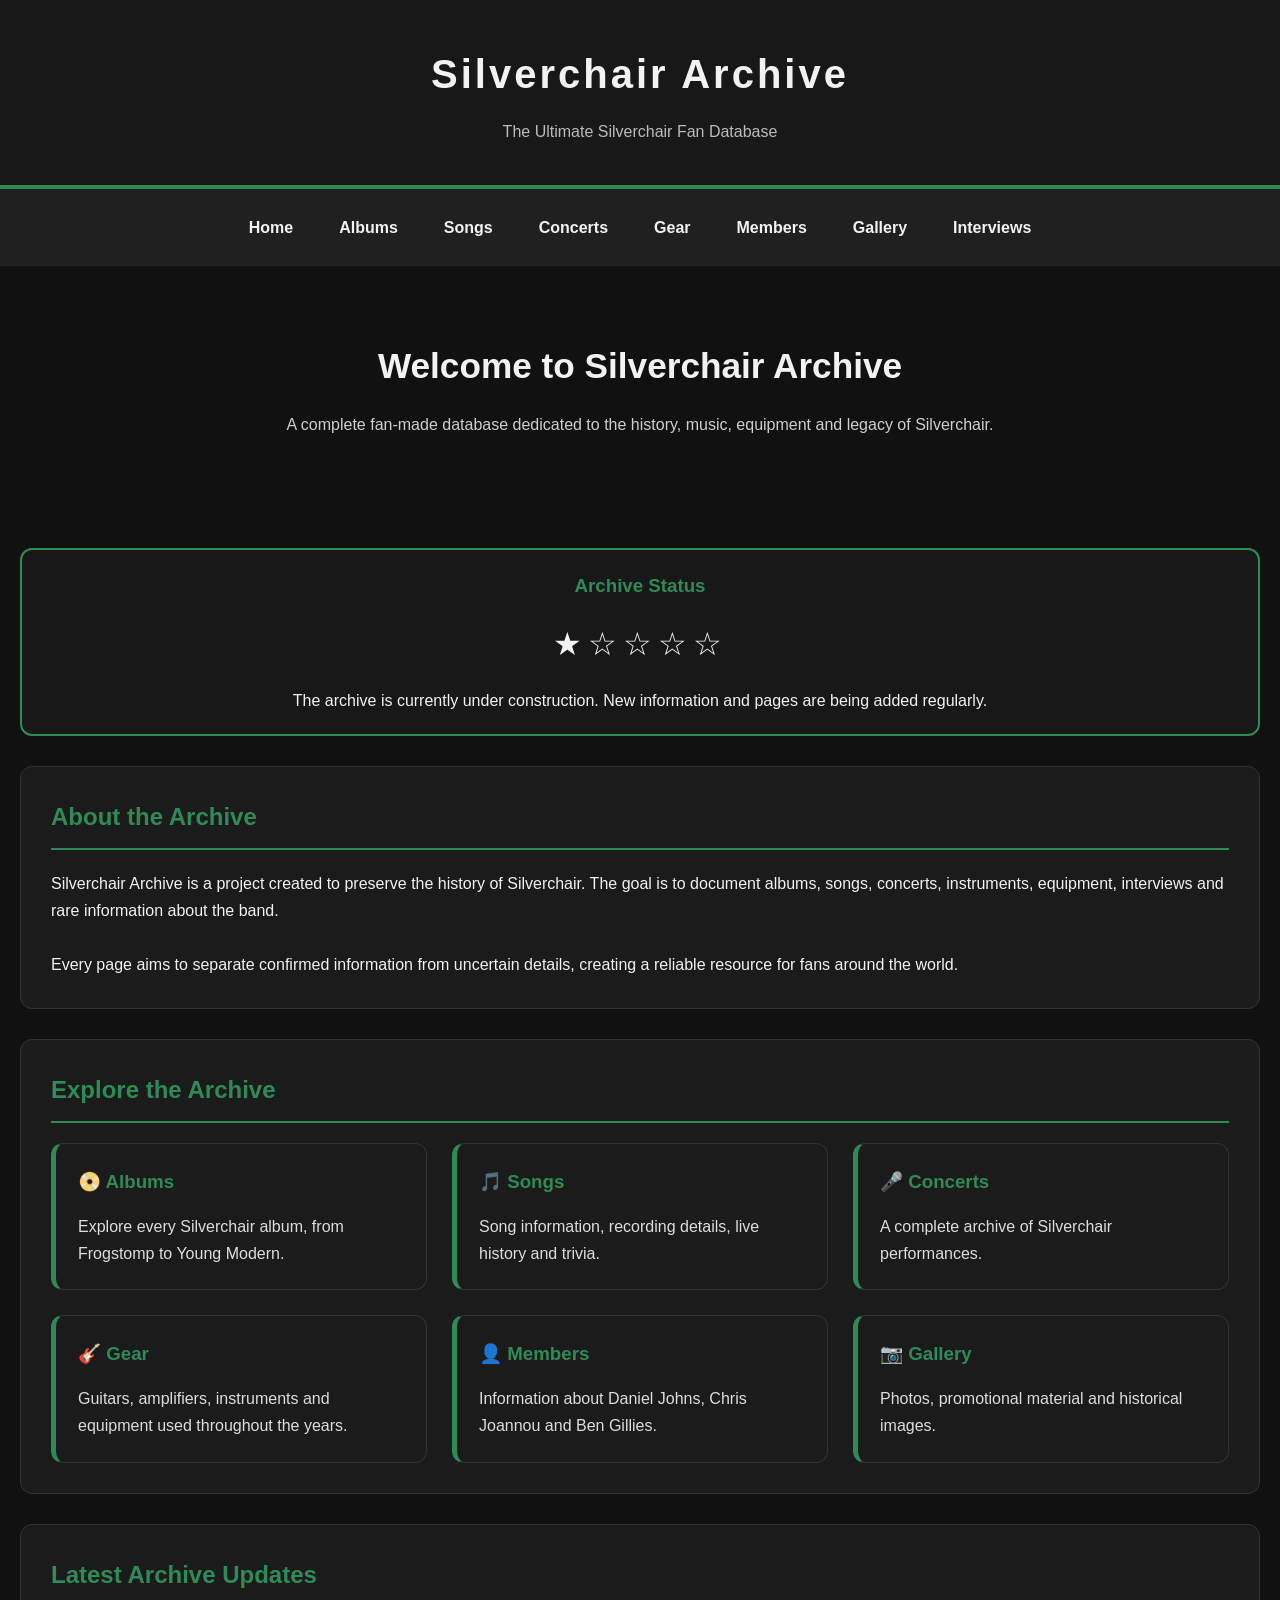
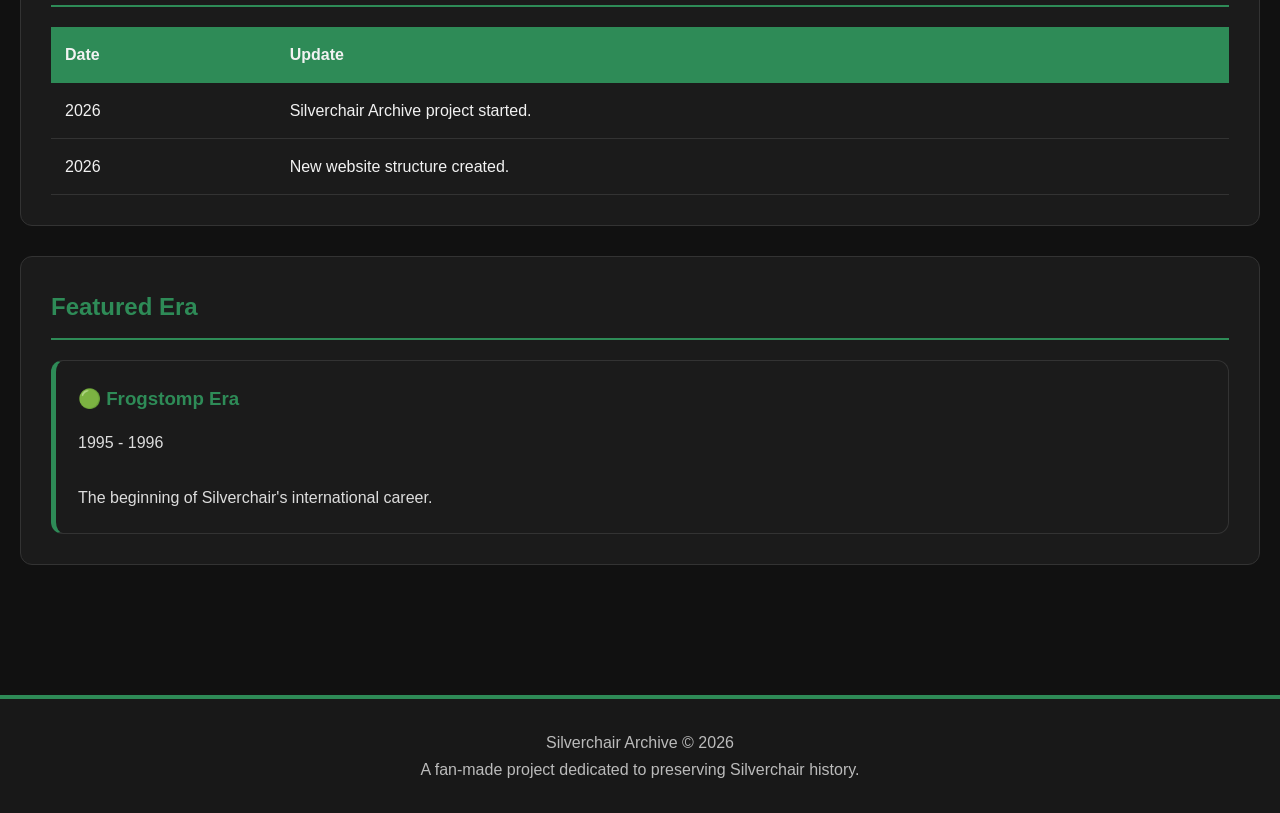
<file: index.html>
<!DOCTYPE html>
<html lang="en">

<head>

<meta charset="UTF-8">
<meta name="viewport" content="width=device-width, initial-scale=1.0">

<title>Silverchair Archive</title>

<link rel="stylesheet" href="css/style.css">

</head>


<body>


<header>

<h1>Silverchair Archive</h1>

<p>
The Ultimate Silverchair Fan Database
</p>

</header>



<nav>

<a href="index.html">Home</a>

<a href="pages/albums/index.html">Albums</a>

<a href="pages/songs/index.html">Songs</a>

<a href="pages/concerts/index.html">Concerts</a>

<a href="pages/gear/index.html">Gear</a>

<a href="pages/members/index.html">Members</a>

<a href="pages/gallery/index.html">Gallery</a>

<a href="pages/interviews/index.html">Interviews</a>

</nav>



<main>


<section class="archive-banner">

<h2>
Welcome to Silverchair Archive
</h2>

<p>

A complete fan-made database dedicated to the history, music, equipment and legacy of Silverchair.

</p>

</section>



<div class="archive-container">



<section class="archive-quality">

<h3>
Archive Status
</h3>

<div class="archive-stars">

★☆☆☆☆

</div>

<p>

The archive is currently under construction.

New information and pages are being added regularly.

</p>

</section>





<section class="archive-section">

<h2>
About the Archive
</h2>


<p>

Silverchair Archive is a project created to preserve the history of Silverchair.

The goal is to document albums, songs, concerts, instruments, equipment, interviews and rare information about the band.

</p>

<br>


<p>

Every page aims to separate confirmed information from uncertain details, creating a reliable resource for fans around the world.

</p>


</section>





<section class="archive-section">


<h2>
Explore the Archive
</h2>



<div class="archive-grid">



<a href="pages/albums/index.html">

<div class="archive-card">

<h3>
📀 Albums
</h3>

<p>

Explore every Silverchair album, from Frogstomp to Young Modern.

</p>

</div>

</a>





<a href="pages/songs/index.html">

<div class="archive-card">

<h3>
🎵 Songs
</h3>

<p>

Song information, recording details, live history and trivia.

</p>

</div>

</a>





<a href="pages/concerts/index.html">

<div class="archive-card">

<h3>
🎤 Concerts
</h3>

<p>

A complete archive of Silverchair performances.

</p>

</div>

</a>





<a href="pages/gear/index.html">

<div class="archive-card">

<h3>
🎸 Gear
</h3>

<p>

Guitars, amplifiers, instruments and equipment used throughout the years.

</p>

</div>

</a>





<a href="pages/members/index.html">

<div class="archive-card">

<h3>
👤 Members
</h3>

<p>

Information about Daniel Johns, Chris Joannou and Ben Gillies.

</p>

</div>

</a>





<a href="pages/gallery/index.html">

<div class="archive-card">

<h3>
📷 Gallery
</h3>

<p>

Photos, promotional material and historical images.

</p>

</div>

</a>



</div>


</section>







<section class="archive-section">


<h2>
Latest Archive Updates
</h2>


<table class="archive-table">


<tr>

<th>
Date
</th>

<th>
Update
</th>

</tr>


<tr>

<td>
2026
</td>

<td>
Silverchair Archive project started.
</td>

</tr>


<tr>

<td>
2026
</td>

<td>
New website structure created.
</td>

</tr>


</table>



</section>







<section class="archive-section">


<h2>
Featured Era
</h2>



<div class="archive-card">


<h3>
🟢 Frogstomp Era
</h3>


<p>

1995 - 1996

<br><br>

The beginning of Silverchair's international career.

</p>


</div>



</section>





</div>


</main>





<footer>

<p>

Silverchair Archive © 2026

</p>

<p>

A fan-made project dedicated to preserving Silverchair history.

</p>

</footer>



</body>

</html>
</file>
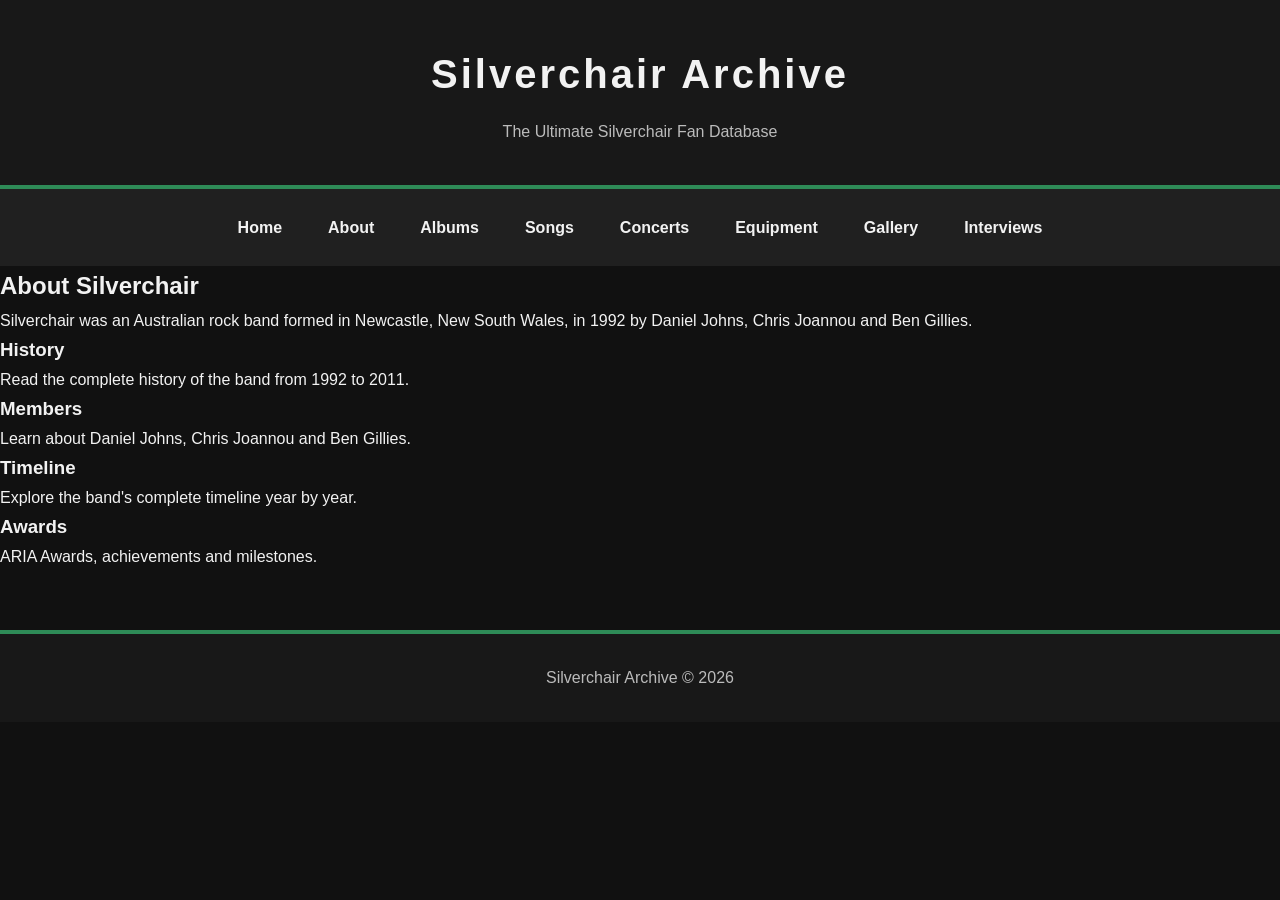
<file: pages/about/index.html>
<!DOCTYPE html>
<html lang="en">

<head>

<meta charset="UTF-8">
<meta name="viewport" content="width=device-width, initial-scale=1.0">

<title>About | Silverchair Archive</title>

<link rel="stylesheet" href="../../css/style.css">

</head>

<body>

<header>

<h1>Silverchair Archive</h1>

<p>The Ultimate Silverchair Fan Database</p>

</header>

<nav>

<a href="../../index.html">Home</a>
<a href="index.html">About</a>
<a href="../albums/index.html">Albums</a>
<a href="../songs/index.html">Songs</a>
<a href="../concerts/index.html">Concerts</a>
<a href="../equipment/index.html">Equipment</a>
<a href="../gallery/index.html">Gallery</a>
<a href="../interviews/index.html">Interviews</a>

</nav>

<section class="hero">

<h2>About Silverchair</h2>

<p>
Silverchair was an Australian rock band formed in Newcastle, New South Wales,
in 1992 by Daniel Johns, Chris Joannou and Ben Gillies.
</p>

</section>

<section class="cards">

<div class="card">

<h3>History</h3>

<p>
Read the complete history of the band from 1992 to 2011.
</p>

</div>

<div class="card">

<h3>Members</h3>

<p>
Learn about Daniel Johns, Chris Joannou and Ben Gillies.
</p>

</div>

<div class="card">

<h3>Timeline</h3>

<p>
Explore the band's complete timeline year by year.
</p>

</div>

<div class="card">

<h3>Awards</h3>

<p>
ARIA Awards, achievements and milestones.
</p>

</div>

</section>

<footer>

<p>Silverchair Archive © 2026</p>

</footer>

<script src="../../js/script.js"></script>

</body>

</html>
</file>
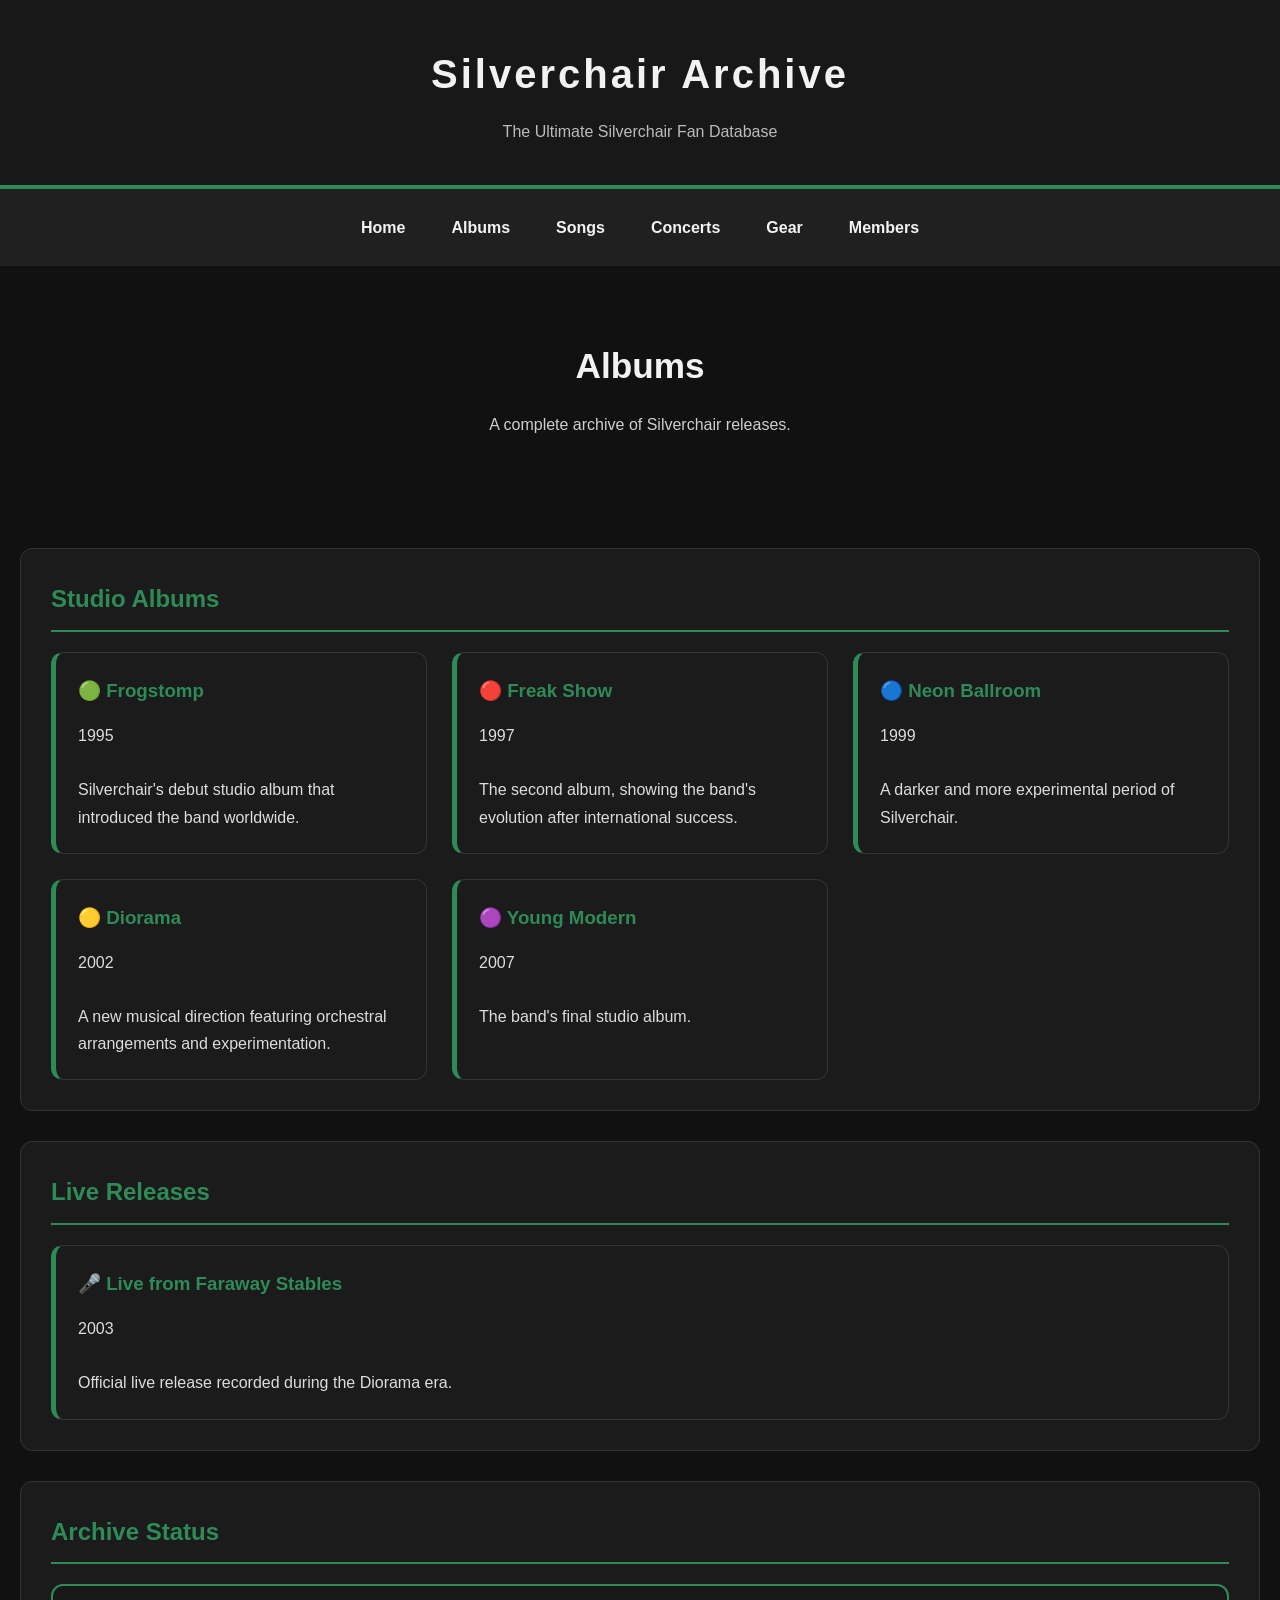
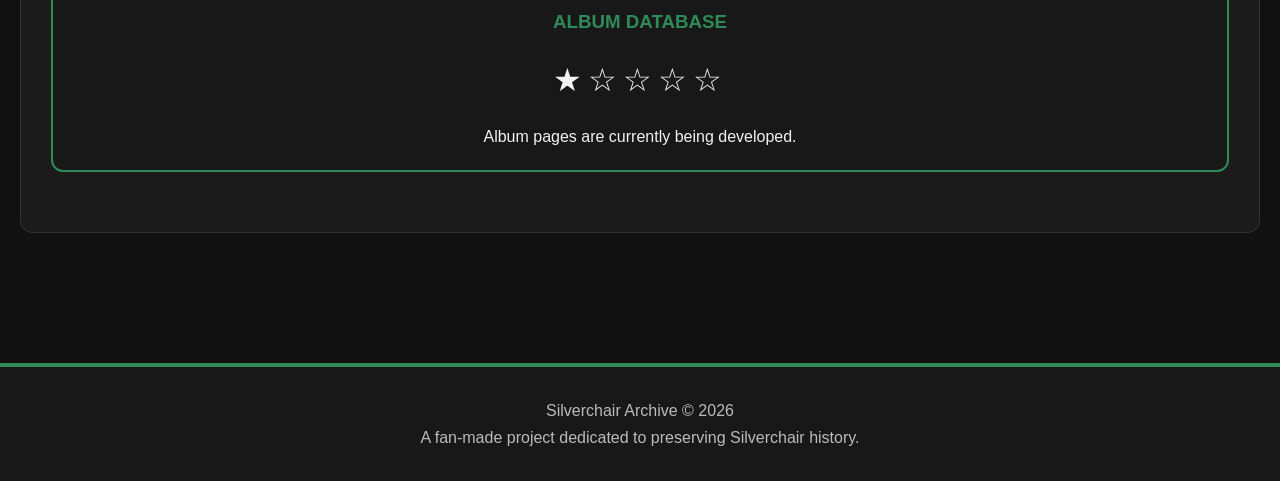
<file: pages/albums/index.html>
<!DOCTYPE html>
<html lang="en">

<head>

<meta charset="UTF-8">
<meta name="viewport" content="width=device-width, initial-scale=1.0">

<title>Albums | Silverchair Archive</title>

<link rel="stylesheet" href="../../css/style.css">

</head>


<body>


<header>

<h1>Silverchair Archive</h1>

<p>
The Ultimate Silverchair Fan Database
</p>

</header>



<nav>

<a href="../../index.html">Home</a>

<a href="index.html">Albums</a>

<a href="../songs/index.html">Songs</a>

<a href="../concerts/index.html">Concerts</a>

<a href="../gear/index.html">Gear</a>

<a href="../members/index.html">Members</a>

</nav>





<main>


<section class="archive-banner">

<h2>
Albums
</h2>

<p>
A complete archive of Silverchair releases.
</p>

</section>





<div class="archive-container">





<section class="archive-section">


<h2>
Studio Albums
</h2>



<div class="archive-grid">





<div class="archive-card">


<h3>
🟢 Frogstomp
</h3>


<p>

1995

<br><br>

Silverchair's debut studio album that introduced the band worldwide.

</p>


</div>







<div class="archive-card">


<h3>
🔴 Freak Show
</h3>


<p>

1997

<br><br>

The second album, showing the band's evolution after international success.

</p>


</div>







<div class="archive-card">


<h3>
🔵 Neon Ballroom
</h3>


<p>

1999

<br><br>

A darker and more experimental period of Silverchair.

</p>


</div>







<div class="archive-card">


<h3>
🟡 Diorama
</h3>


<p>

2002

<br><br>

A new musical direction featuring orchestral arrangements and experimentation.

</p>


</div>







<div class="archive-card">


<h3>
🟣 Young Modern
</h3>


<p>

2007

<br><br>

The band's final studio album.

</p>


</div>





</div>


</section>









<section class="archive-section">


<h2>
Live Releases
</h2>



<div class="archive-grid">





<div class="archive-card">


<h3>
🎤 Live from Faraway Stables
</h3>


<p>

2003

<br><br>

Official live release recorded during the Diorama era.

</p>


</div>





</div>



</section>









<section class="archive-section">


<h2>
Archive Status
</h2>



<div class="archive-quality">


<h3>
ALBUM DATABASE
</h3>


<div class="archive-stars">

★☆☆☆☆

</div>


<p>

Album pages are currently being developed.

</p>


</div>


</section>





</div>


</main>







<footer>

<p>
Silverchair Archive © 2026
</p>


<p>
A fan-made project dedicated to preserving Silverchair history.
</p>

</footer>




</body>

</html>
</file>
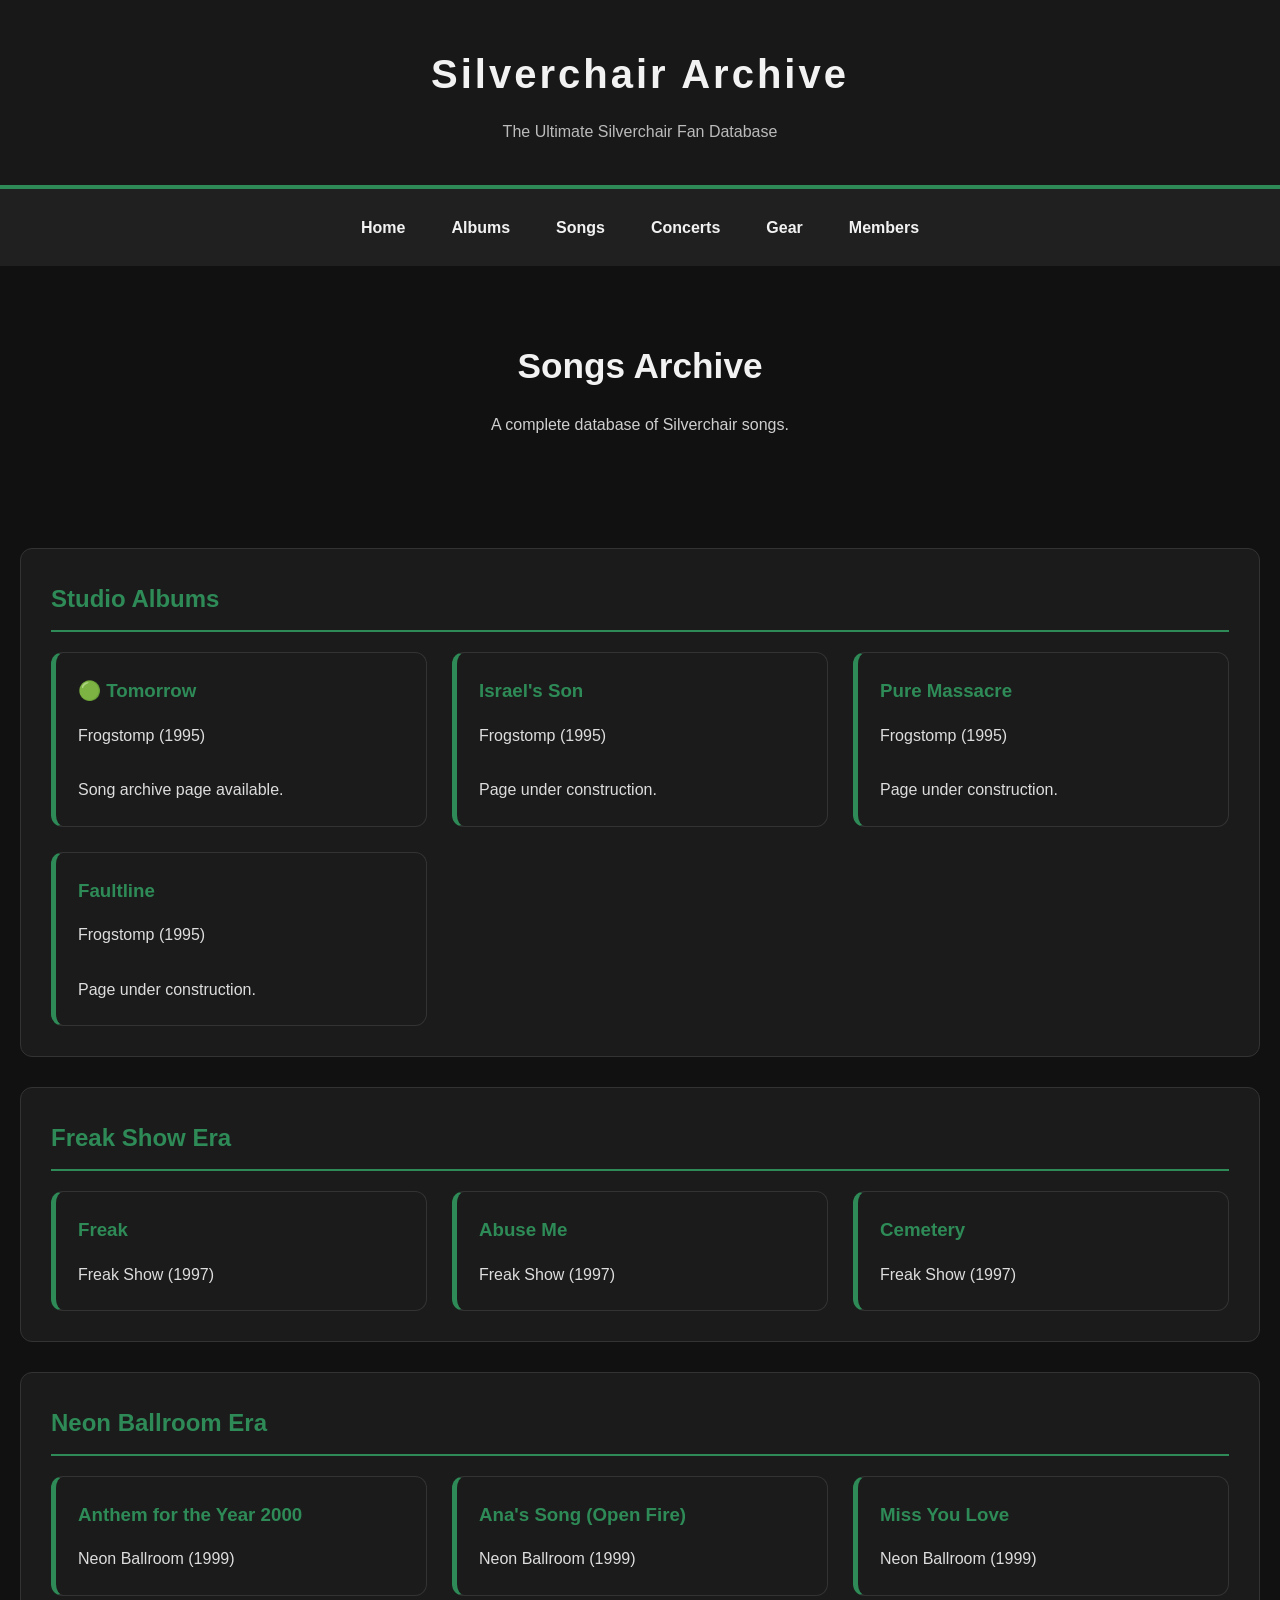
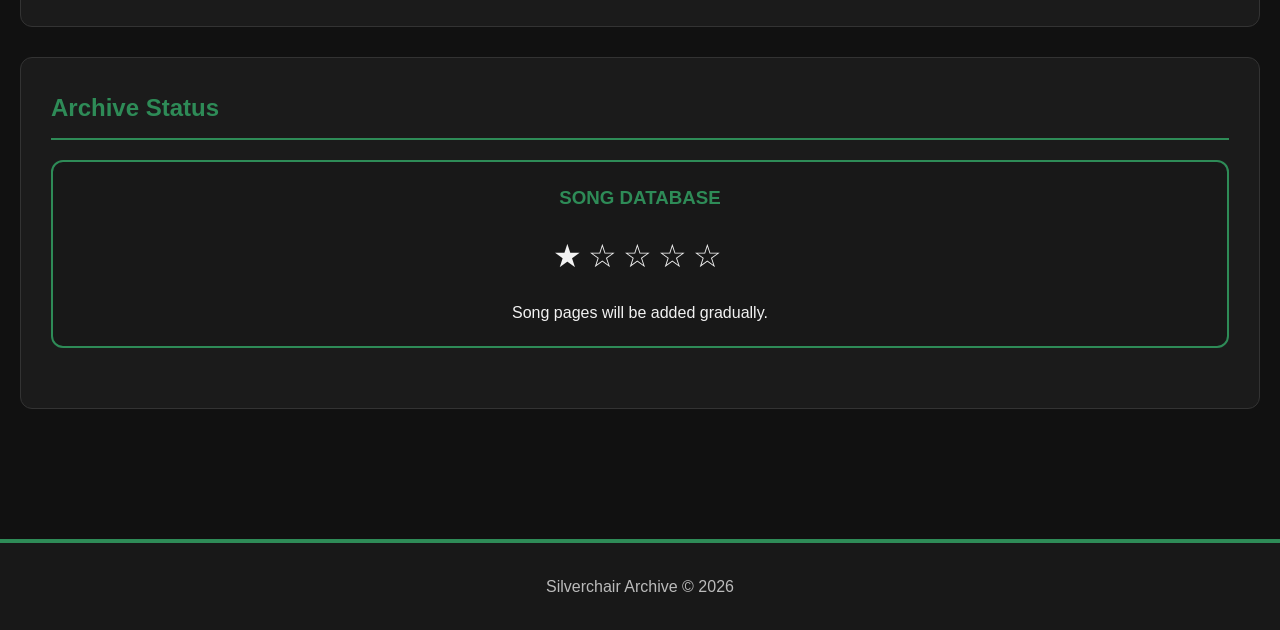
<file: pages/songs/index.html>
<!DOCTYPE html>
<html lang="en">

<head>

<meta charset="UTF-8">
<meta name="viewport" content="width=device-width, initial-scale=1.0">

<title>Songs | Silverchair Archive</title>

<link rel="stylesheet" href="../../css/style.css">

</head>


<body>


<header>

<h1>Silverchair Archive</h1>

<p>
The Ultimate Silverchair Fan Database
</p>

</header>





<nav>

<a href="../../index.html">Home</a>

<a href="../albums/index.html">Albums</a>

<a href="index.html">Songs</a>

<a href="../concerts/index.html">Concerts</a>

<a href="../gear/index.html">Gear</a>

<a href="../members/index.html">Members</a>

</nav>






<main>


<section class="archive-banner">

<h2>
Songs Archive
</h2>

<p>
A complete database of Silverchair songs.
</p>

</section>






<div class="archive-container">






<section class="archive-section">


<h2>
Studio Albums
</h2>




<div class="archive-grid">





<a href="tomorrow.html">

<div class="archive-card">


<h3>
🟢 Tomorrow
</h3>


<p>

Frogstomp (1995)

<br><br>

Song archive page available.

</p>


</div>

</a>






<div class="archive-card">


<h3>
Israel's Son
</h3>


<p>

Frogstomp (1995)

<br><br>

Page under construction.

</p>


</div>







<div class="archive-card">


<h3>
Pure Massacre
</h3>


<p>

Frogstomp (1995)

<br><br>

Page under construction.

</p>


</div>








<div class="archive-card">


<h3>
Faultline
</h3>


<p>

Frogstomp (1995)

<br><br>

Page under construction.

</p>


</div>







</div>


</section>









<section class="archive-section">


<h2>
Freak Show Era
</h2>




<div class="archive-grid">





<div class="archive-card">


<h3>
Freak
</h3>


<p>

Freak Show (1997)

</p>


</div>






<div class="archive-card">


<h3>
Abuse Me
</h3>


<p>

Freak Show (1997)

</p>


</div>






<div class="archive-card">


<h3>
Cemetery
</h3>


<p>

Freak Show (1997)

</p>


</div>




</div>


</section>









<section class="archive-section">


<h2>
Neon Ballroom Era
</h2>




<div class="archive-grid">





<div class="archive-card">


<h3>
Anthem for the Year 2000
</h3>


<p>

Neon Ballroom (1999)

</p>


</div>







<div class="archive-card">


<h3>
Ana's Song (Open Fire)
</h3>


<p>

Neon Ballroom (1999)

</p>


</div>





<div class="archive-card">


<h3>
Miss You Love
</h3>


<p>

Neon Ballroom (1999)

</p>


</div>




</div>


</section>









<section class="archive-section">


<h2>
Archive Status
</h2>



<div class="archive-quality">


<h3>
SONG DATABASE
</h3>


<div class="archive-stars">

★☆☆☆☆

</div>


<p>

Song pages will be added gradually.

</p>


</div>


</section>







</div>


</main>







<footer>

<p>
Silverchair Archive © 2026
</p>

</footer>




</body>

</html>
</file>
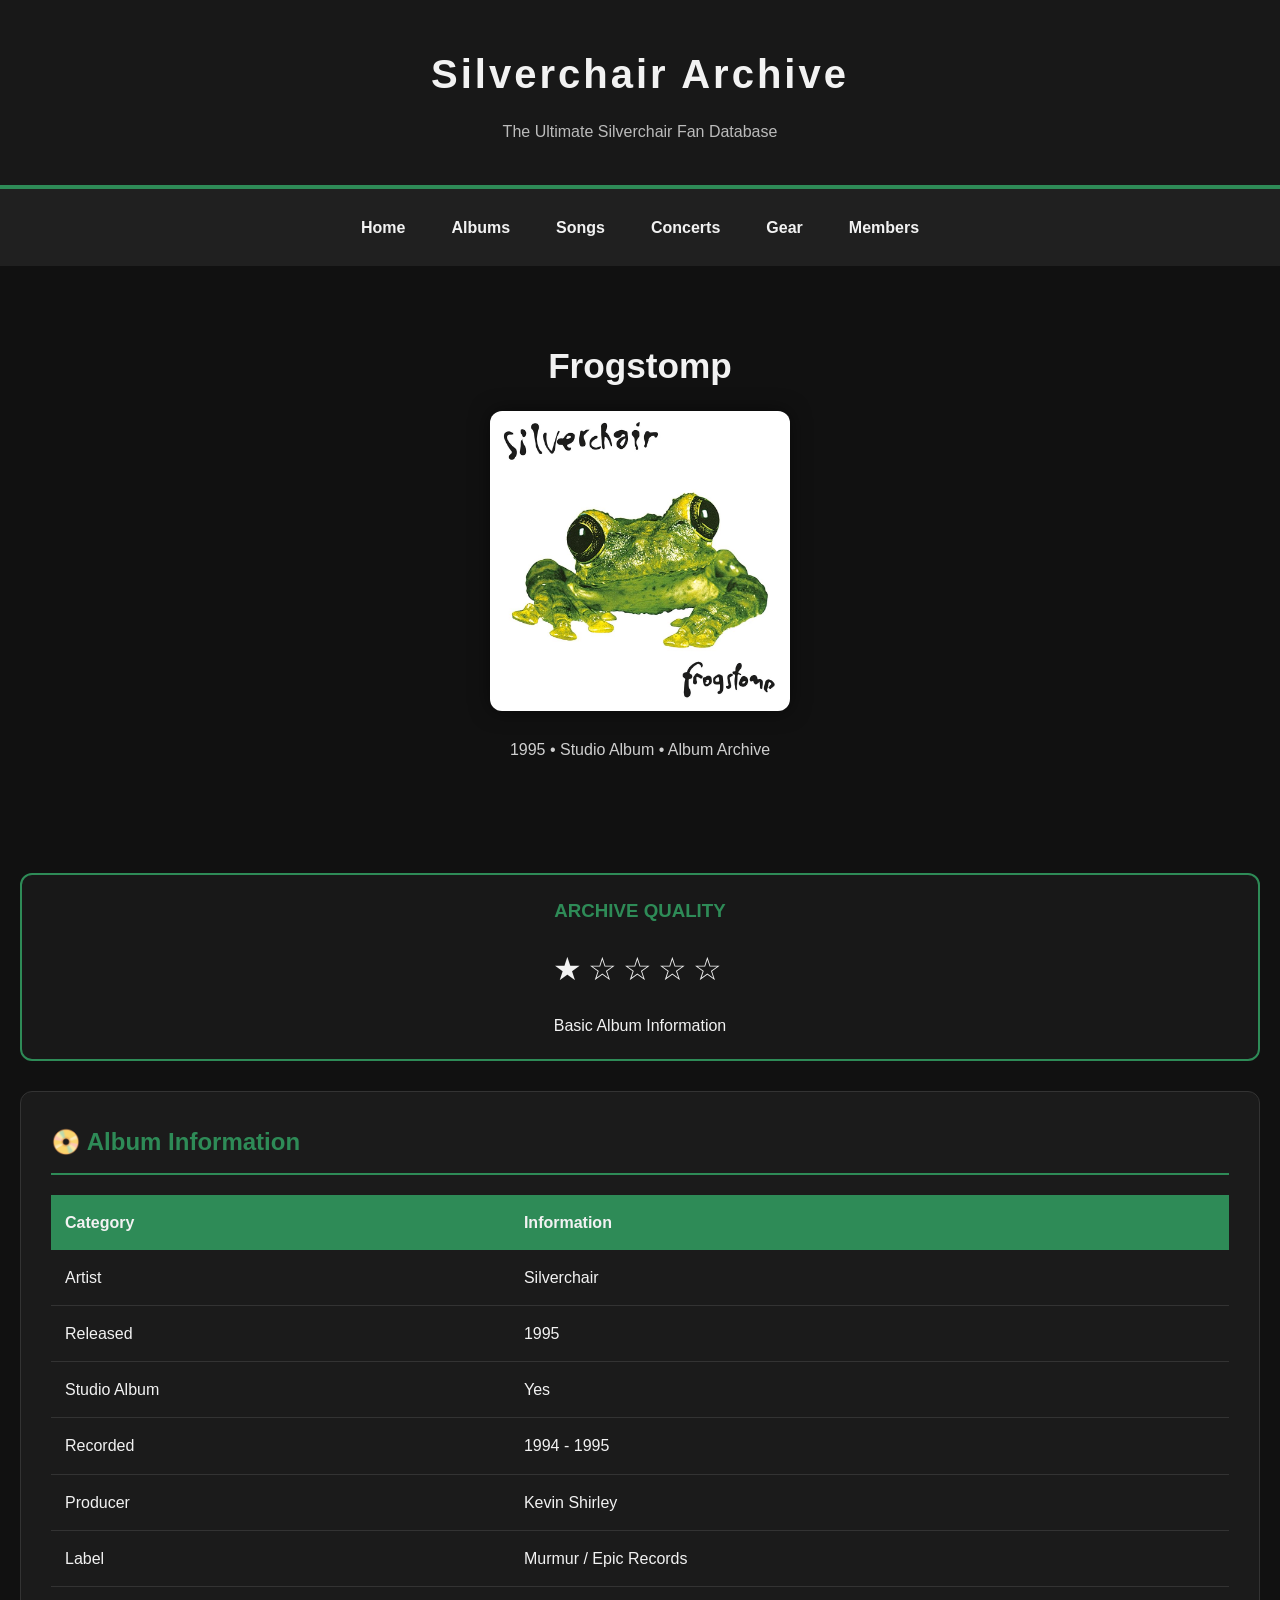
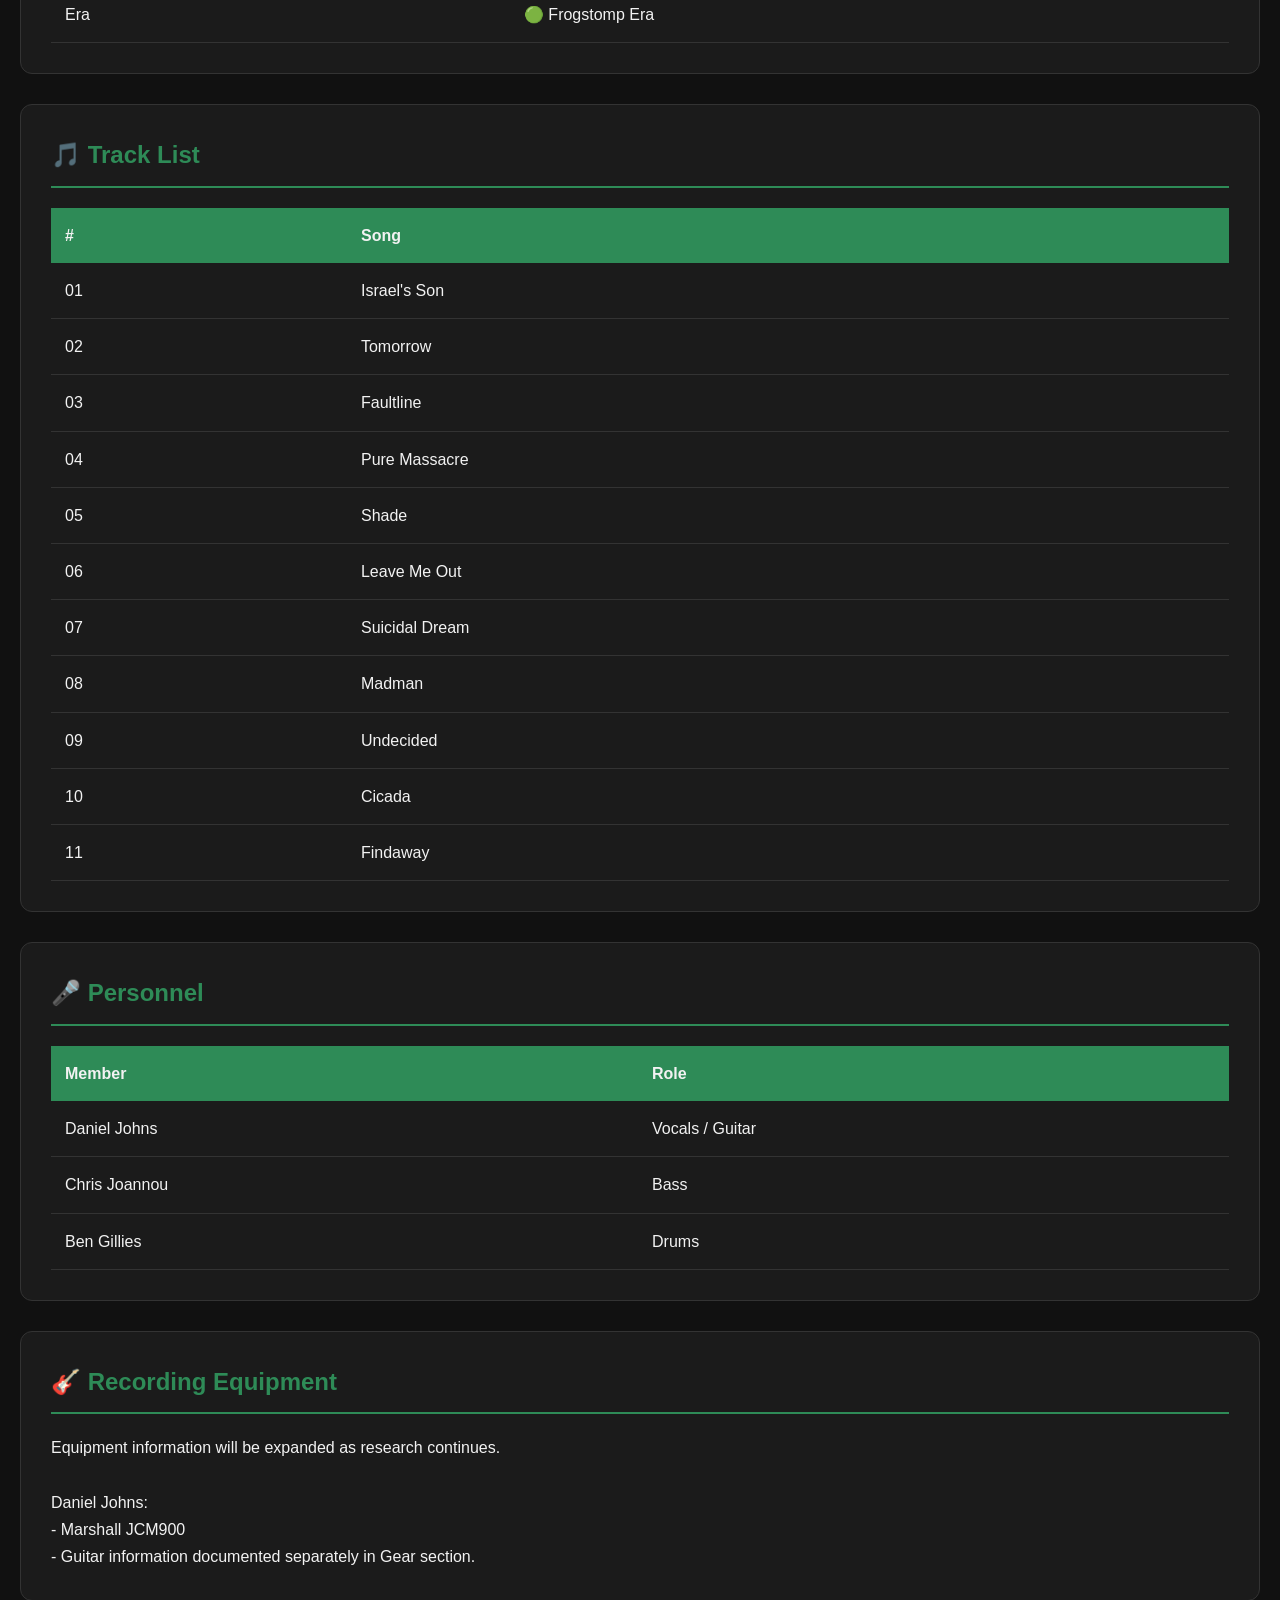
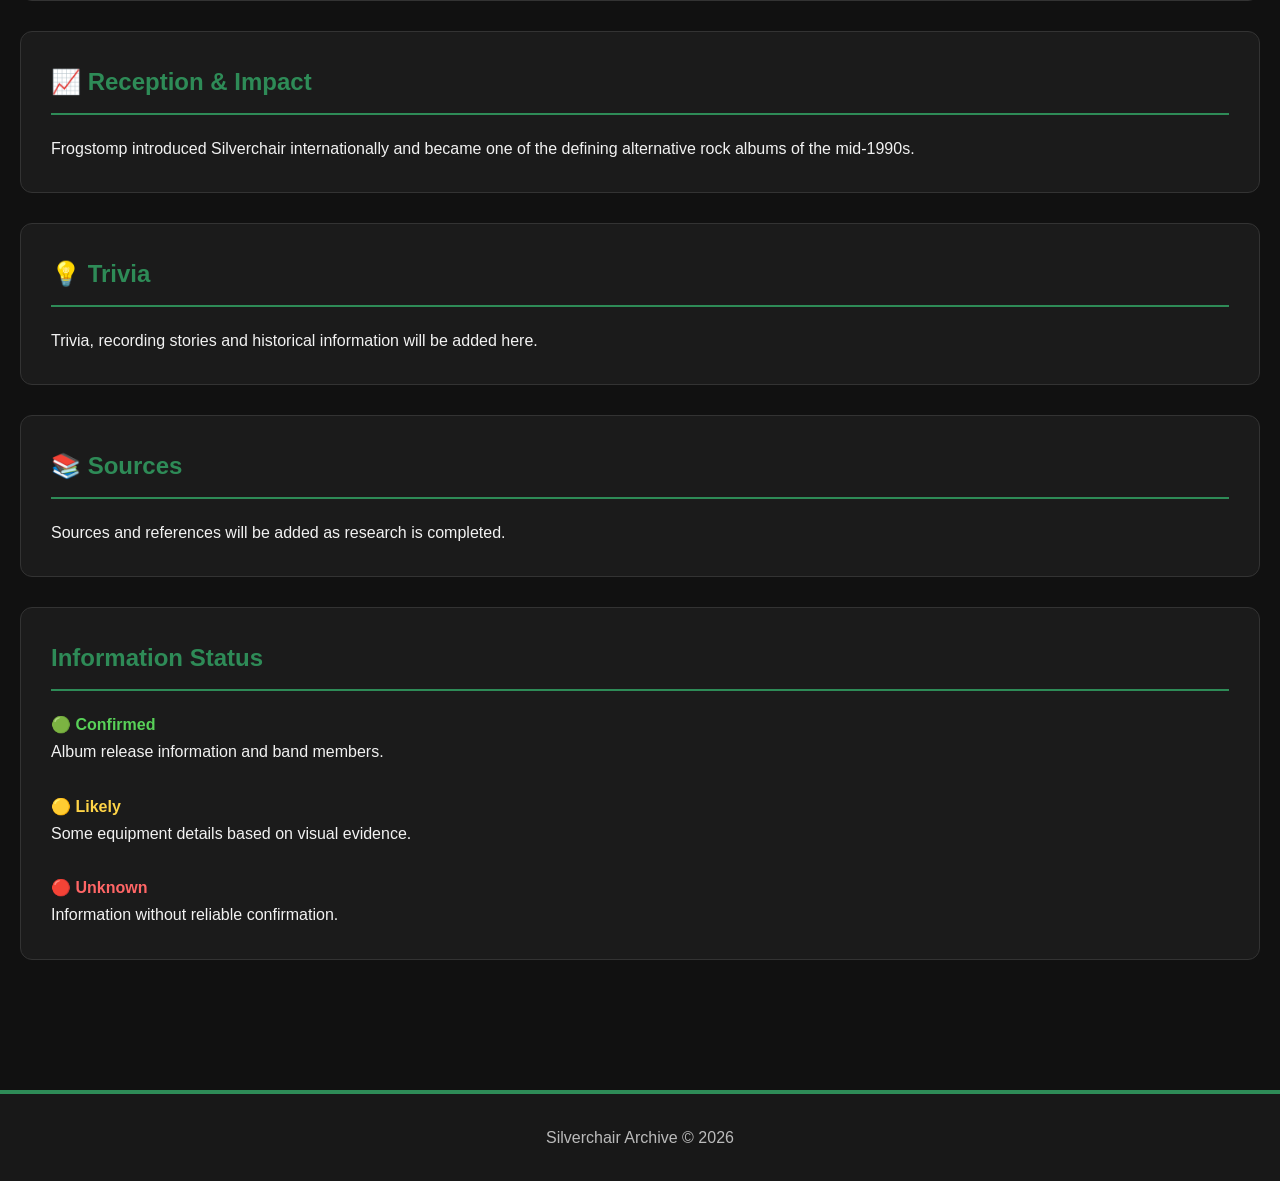
<file: pages/albums/frogstomp.html>
<!DOCTYPE html>
<html lang="en">

<head>

<meta charset="UTF-8">
<meta name="viewport" content="width=device-width, initial-scale=1.0">

<title>Frogstomp | Silverchair Archive</title>

<link rel="stylesheet" href="../../css/style.css">

</head>


<body>


<header>

<h1>Silverchair Archive</h1>

<p>
The Ultimate Silverchair Fan Database
</p>

</header>




<nav>

<a href="../../index.html">Home</a>

<a href="index.html">Albums</a>

<a href="../songs/index.html">Songs</a>

<a href="../concerts/index.html">Concerts</a>

<a href="../gear/index.html">Gear</a>

<a href="../members/index.html">Members</a>

</nav>






<main>



<section class="archive-banner">


<h2>
Frogstomp
</h2>
 
<img 
src="../../images/albums/frogstomp.jpg"
alt="Frogstomp album cover"
class="album-cover">

<p>
1995 • Studio Album • Album Archive
</p>


</section>





<div class="archive-container">





<section class="archive-quality">


<h3>
ARCHIVE QUALITY
</h3>


<div class="archive-stars">

★☆☆☆☆

</div>


<p>
Basic Album Information
</p>


</section>









<section class="archive-section">


<h2>
📀 Album Information
</h2>



<table class="archive-table">


<tr>

<th>
Category
</th>

<th>
Information
</th>

</tr>



<tr>

<td>
Artist
</td>

<td>
Silverchair
</td>

</tr>



<tr>

<td>
Released
</td>

<td>
1995
</td>

</tr>



<tr>

<td>
Studio Album
</td>

<td>
Yes
</td>

</tr>



<tr>

<td>
Recorded
</td>

<td>
1994 - 1995
</td>

</tr>



<tr>

<td>
Producer
</td>

<td>
Kevin Shirley
</td>

</tr>



<tr>

<td>
Label
</td>

<td>
Murmur / Epic Records
</td>

</tr>



<tr>

<td>
Era
</td>

<td>
🟢 Frogstomp Era
</td>

</tr>



</table>


</section>









<section class="archive-section">


<h2>
🎵 Track List
</h2>



<table class="archive-table">


<tr>

<th>
#
</th>

<th>
Song
</th>

</tr>



<tr>

<td>
01
</td>

<td>
Israel's Son
</td>

</tr>



<tr>

<td>
02
</td>

<td>
Tomorrow
</td>

</tr>



<tr>

<td>
03
</td>

<td>
Faultline
</td>

</tr>



<tr>

<td>
04
</td>

<td>
Pure Massacre
</td>

</tr>



<tr>

<td>
05
</td>

<td>
Shade
</td>

</tr>



<tr>

<td>
06
</td>

<td>
Leave Me Out
</td>

</tr>



<tr>

<td>
07
</td>

<td>
Suicidal Dream
</td>

</tr>



<tr>

<td>
08
</td>

<td>
Madman
</td>

</tr>



<tr>

<td>
09
</td>

<td>
Undecided
</td>

</tr>



<tr>

<td>
10
</td>

<td>
Cicada
</td>

</tr>



<tr>

<td>
11
</td>

<td>
Findaway
</td>

</tr>



</table>


</section>









<section class="archive-section">


<h2>
🎤 Personnel
</h2>



<table class="archive-table">


<tr>

<th>
Member
</th>

<th>
Role
</th>

</tr>



<tr>

<td>
Daniel Johns
</td>

<td>
Vocals / Guitar
</td>

</tr>



<tr>

<td>
Chris Joannou
</td>

<td>
Bass
</td>

</tr>



<tr>

<td>
Ben Gillies
</td>

<td>
Drums
</td>

</tr>



</table>


</section>









<section class="archive-section">


<h2>
🎸 Recording Equipment
</h2>


<p>

Equipment information will be expanded as research continues.

</p>


<br>


<p>

Daniel Johns:

<br>

- Marshall JCM900

<br>

- Guitar information documented separately in Gear section.

</p>


</section>









<section class="archive-section">


<h2>
📈 Reception & Impact
</h2>



<p>

Frogstomp introduced Silverchair internationally and became one of the defining alternative rock albums of the mid-1990s.

</p>


</section>









<section class="archive-section">


<h2>
💡 Trivia
</h2>


<p>

Trivia, recording stories and historical information will be added here.

</p>


</section>









<section class="archive-section">


<h2>
📚 Sources
</h2>


<p>

Sources and references will be added as research is completed.

</p>


</section>









<section class="archive-section">


<h2>
Information Status
</h2>



<p>


<span class="status-confirmed">
🟢 Confirmed
</span>


<br>

Album release information and band members.


<br><br>



<span class="status-likely">
🟡 Likely
</span>


<br>

Some equipment details based on visual evidence.


<br><br>



<span class="status-unknown">
🔴 Unknown
</span>


<br>

Information without reliable confirmation.


</p>


</section>






</div>


</main>







<footer>

<p>
Silverchair Archive © 2026
</p>

</footer>





</body>

</html>
</file>
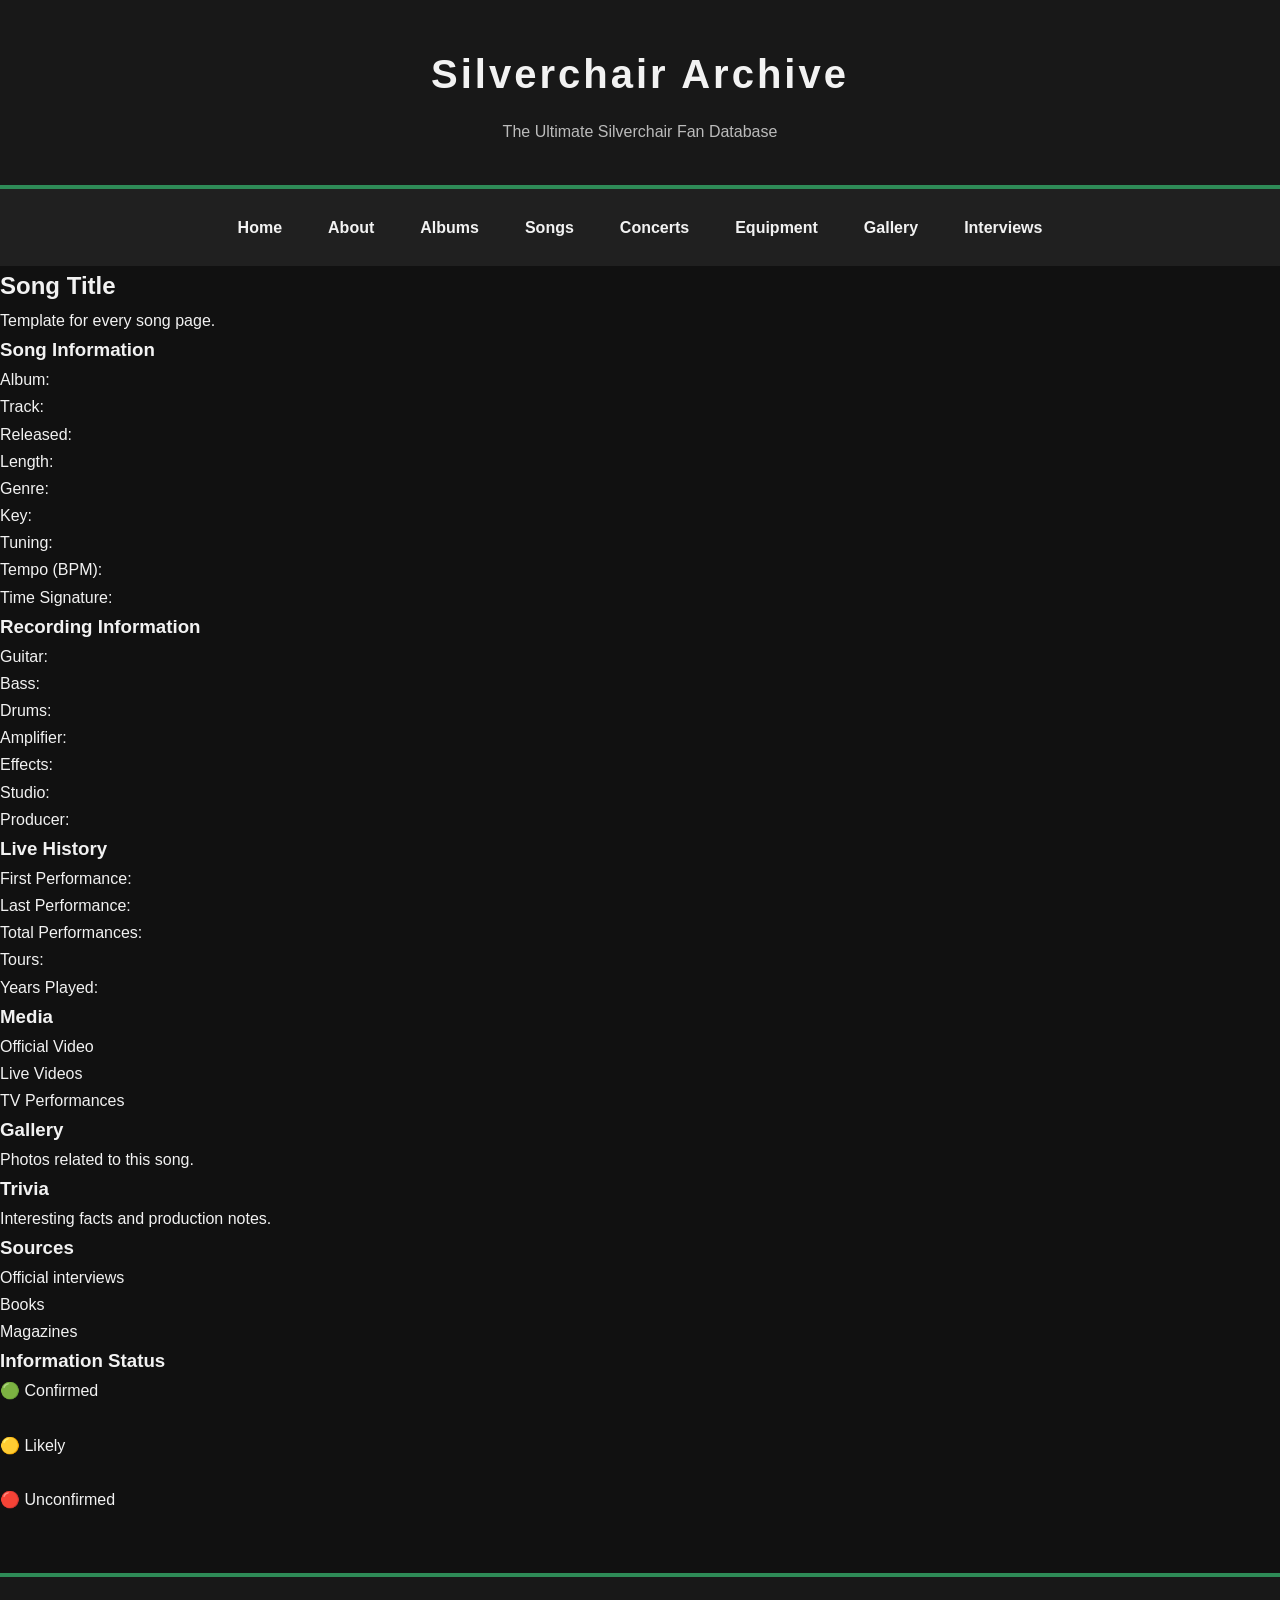
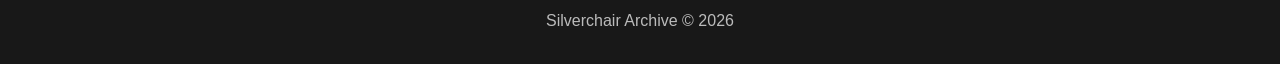
<file: pages/songs/template.html>
<!DOCTYPE html>
<html lang="en">

<head>

<meta charset="UTF-8">
<meta name="viewport" content="width=device-width, initial-scale=1.0">

<title>Song Template | Silverchair Archive</title>

<link rel="stylesheet" href="../../css/style.css">

</head>

<body>

<header>

<h1>Silverchair Archive</h1>

<p>The Ultimate Silverchair Fan Database</p>

</header>

<nav>

<a href="../../index.html">Home</a>
<a href="../about/index.html">About</a>
<a href="../albums/index.html">Albums</a>
<a href="index.html">Songs</a>
<a href="../concerts/index.html">Concerts</a>
<a href="../equipment/index.html">Equipment</a>
<a href="../gallery/index.html">Gallery</a>
<a href="../interviews/index.html">Interviews</a>

</nav>

<section class="hero">

<h2>Song Title</h2>

<p>
Template for every song page.
</p>

</section>

<section class="cards">

<div class="card">

<h3>Song Information</h3>

<p>

Album:<br>
Track:<br>
Released:<br>
Length:<br>
Genre:<br>
Key:<br>
Tuning:<br>
Tempo (BPM):<br>
Time Signature:<br>

</p>

</div>

<div class="card">

<h3>Recording Information</h3>

<p>

Guitar:<br>
Bass:<br>
Drums:<br>
Amplifier:<br>
Effects:<br>
Studio:<br>
Producer:<br>

</p>

</div>

<div class="card">

<h3>Live History</h3>

<p>

First Performance:<br>
Last Performance:<br>
Total Performances:<br>
Tours:<br>
Years Played:<br>

</p>

</div>

<div class="card">

<h3>Media</h3>

<p>

Official Video<br>
Live Videos<br>
TV Performances<br>

</p>

</div>

<div class="card">

<h3>Gallery</h3>

<p>

Photos related to this song.

</p>

</div>

<div class="card">

<h3>Trivia</h3>

<p>

Interesting facts and production notes.

</p>

</div>

<div class="card">

<h3>Sources</h3>

<p>

Official interviews<br>
Books<br>
Magazines<br>

</p>

</div>

<div class="card">

<h3>Information Status</h3>

<p>

🟢 Confirmed

<br><br>

🟡 Likely

<br><br>

🔴 Unconfirmed

</p>

</div>

</section>

<footer>

<p>Silverchair Archive © 2026</p>

</footer>

<script src="../../js/script.js"></script>

</body>

</html>
</file>
<file: css/style.css>
/* ===========================================
   SILVERCHAIR ARCHIVE
   Version 1.0
=========================================== */

/* ---------- RESET ---------- */

*{
margin:0;
padding:0;
box-sizing:border-box;
}

html{

scroll-behavior:smooth;

}

body{

background:#111111;

color:#F2F2F2;

font-family:Arial,Helvetica,sans-serif;

line-height:1.7;

}

/* ---------- LINKS ---------- */

a{

color:inherit;

text-decoration:none;

}

a:hover{

text-decoration:none;

}

/* ---------- HEADER ---------- */

header{

background:#181818;

padding:40px 20px;

text-align:center;

border-bottom:4px solid #2E8B57;

}

header h1{

font-size:2.5rem;

letter-spacing:3px;

margin-bottom:10px;

}

header p{

color:#BBBBBB;

}

/* ---------- MENU ---------- */

nav{

background:#202020;

display:flex;

justify-content:center;

flex-wrap:wrap;

gap:10px;

padding:15px;

}

nav a{

padding:10px 18px;

border-radius:8px;

font-weight:bold;

transition:.25s;

}

nav a:hover{

background:#2E8B57;

}

/* ---------- BANNER ---------- */

.archive-banner{

padding:70px 20px;

text-align:center;

max-width:1100px;

margin:auto;

}

.archive-banner h2{

font-size:2.2rem;

margin-bottom:15px;

}

.archive-banner p{

color:#CFCFCF;

}

/* ---------- CONTAINER ---------- */

.archive-container{

max-width:1300px;

margin:auto;

padding:40px 20px;

}

/* ---------- GRID ---------- */

.archive-grid{

display:grid;

grid-template-columns:repeat(auto-fit,minmax(280px,1fr));

gap:25px;

}

/* ---------- CARD ---------- */

.archive-card{

background:#1B1B1B;

border:1px solid #333333;

border-left:5px solid #2E8B57;

border-radius:12px;

padding:22px;

transition:.25s;

}

.archive-card:hover{

transform:translateY(-5px);

box-shadow:0 0 20px rgba(0,0,0,.35);

}

.archive-card h3{

color:#2E8B57;

margin-bottom:15px;

}

.archive-card p{

color:#DDDDDD;

}

/* ---------- SECTION ---------- */

.archive-section{

background:#1B1B1B;

padding:30px;

margin-bottom:30px;

border-radius:12px;

border:1px solid #333333;

}

.archive-section h2{

color:#2E8B57;

margin-bottom:20px;

padding-bottom:10px;

border-bottom:2px solid #2E8B57;

}

/* ---------- TABLE ---------- */

.archive-table{

width:100%;

border-collapse:collapse;

}

.archive-table th{

background:#2E8B57;

padding:14px;

text-align:left;

}

.archive-table td{

padding:14px;

border-bottom:1px solid #333333;

}

/* ---------- STATUS ---------- */

.status-confirmed{

color:#58D158;

font-weight:bold;

}

.status-likely{

color:#FFD447;

font-weight:bold;

}

.status-unknown{

color:#FF6666;

font-weight:bold;

}

/* ---------- QUALITY ---------- */

.archive-quality{

background:#181818;

border:2px solid #2E8B57;

border-radius:12px;

padding:20px;

text-align:center;

margin-bottom:30px;

}

.archive-quality h3{

color:#2E8B57;

margin-bottom:10px;

}

.archive-stars{

font-size:2rem;

letter-spacing:6px;

margin:15px 0;

}

/* ---------- IMAGES ---------- */

.archive-image{

width:100%;

border-radius:12px;

display:block;

margin-bottom:20px;

}

/* ---------- BUTTON ---------- */

.archive-button{

display:inline-block;

padding:12px 20px;

background:#2E8B57;

border-radius:8px;

font-weight:bold;

transition:.25s;

}

.archive-button:hover{

background:#3DA66A;

}

/* ---------- FOOTER ---------- */

footer{

margin-top:60px;

padding:30px;

text-align:center;

background:#181818;

border-top:4px solid #2E8B57;

color:#BBBBBB;

}

/* ---------- COVER IMAGES ---------- */

.album-cover{

width:300px;

max-width:100%;

display:block;

margin:0 auto 25px;

border-radius:12px;

box-shadow:0 0 20px rgba(0,0,0,.5);

}


.song-cover{

width:250px;

max-width:100%;

display:block;

margin:0 auto 25px;

border-radius:12px;

}


.profile-image{

width:250px;

max-width:100%;

display:block;

margin:0 auto 25px;

border-radius:50%;

}

/* ---------- MOBILE ---------- */

@media(max-width:768px){

header h1{

font-size:2rem;

}

.archive-banner{

padding:50px 20px;

}

.archive-banner h2{

font-size:1.8rem;

}

.archive-container{

padding:20px 15px;

}

.archive-section{

padding:20px;

}

.archive-table th,
.archive-table td{

padding:10px;

font-size:14px;

}

nav{

gap:6px;

}

nav a{

font-size:14px;

padding:8px 12px;

}

}
</file>
